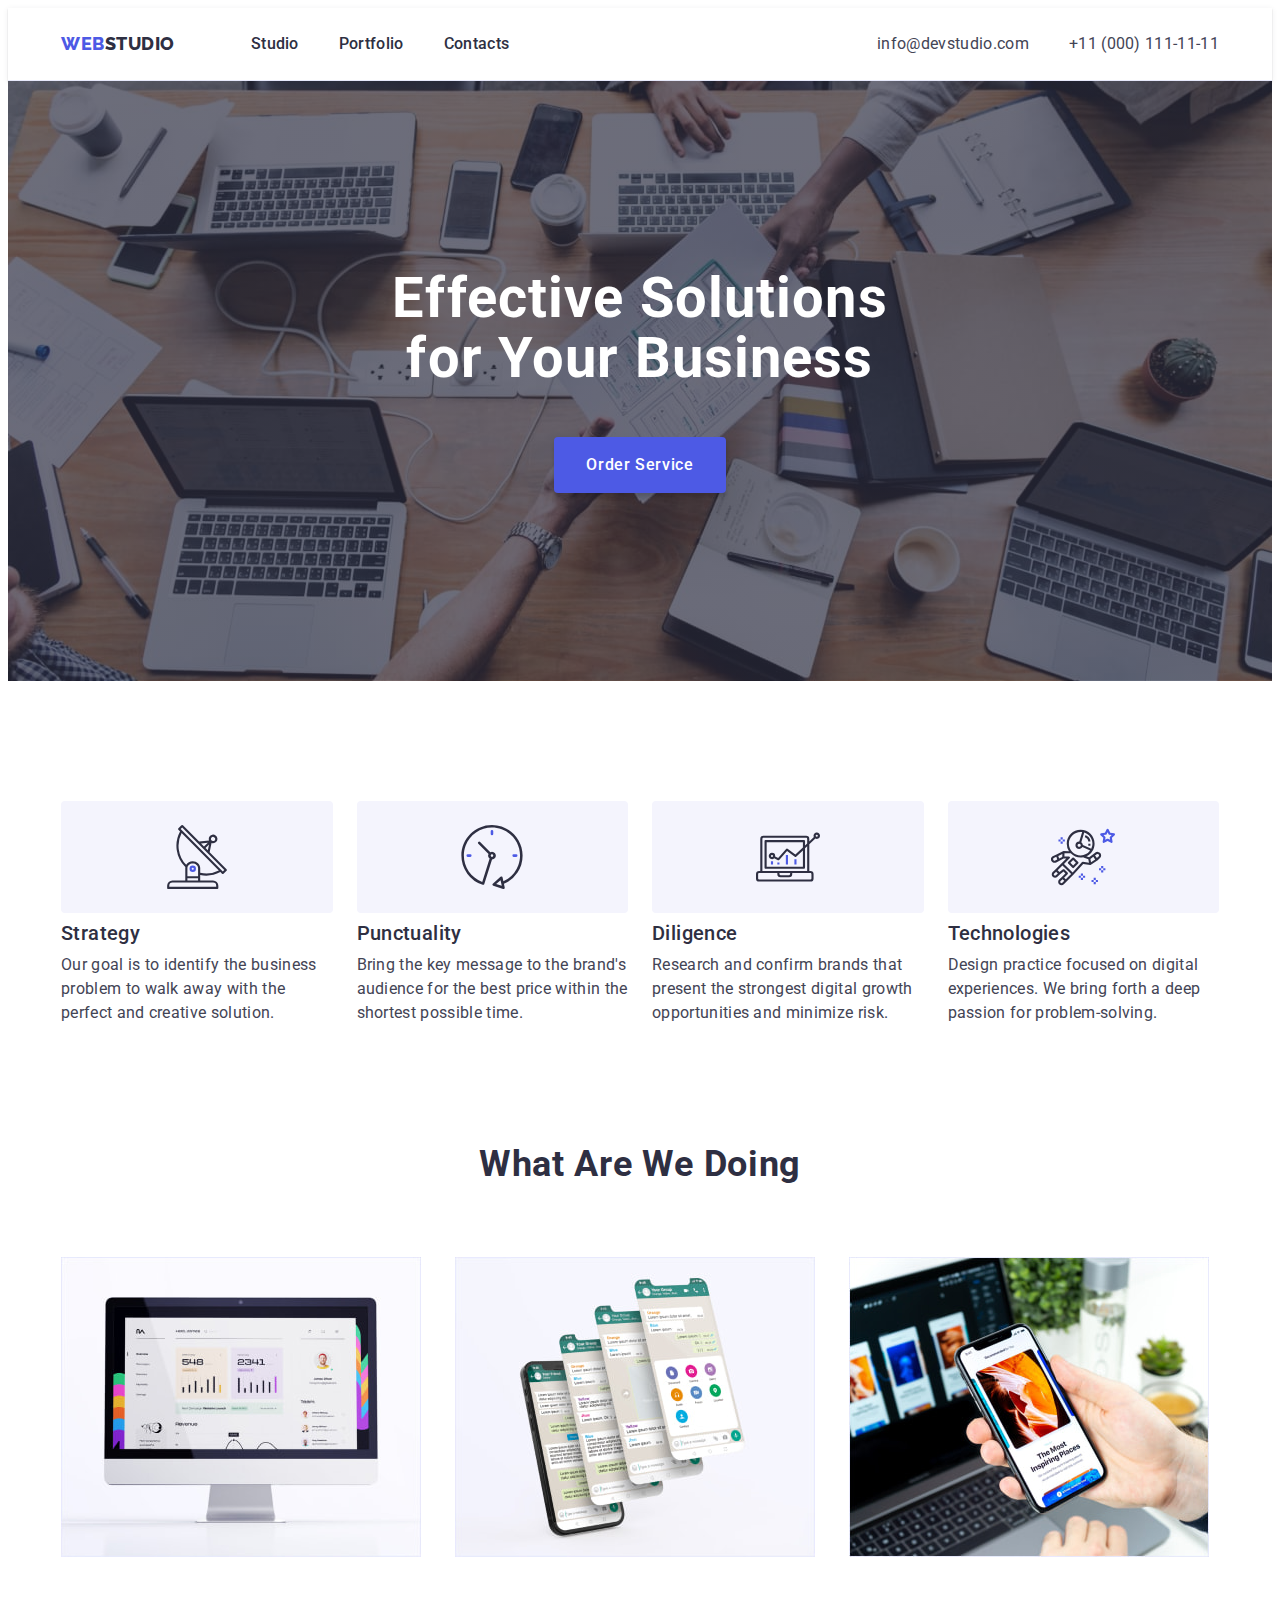
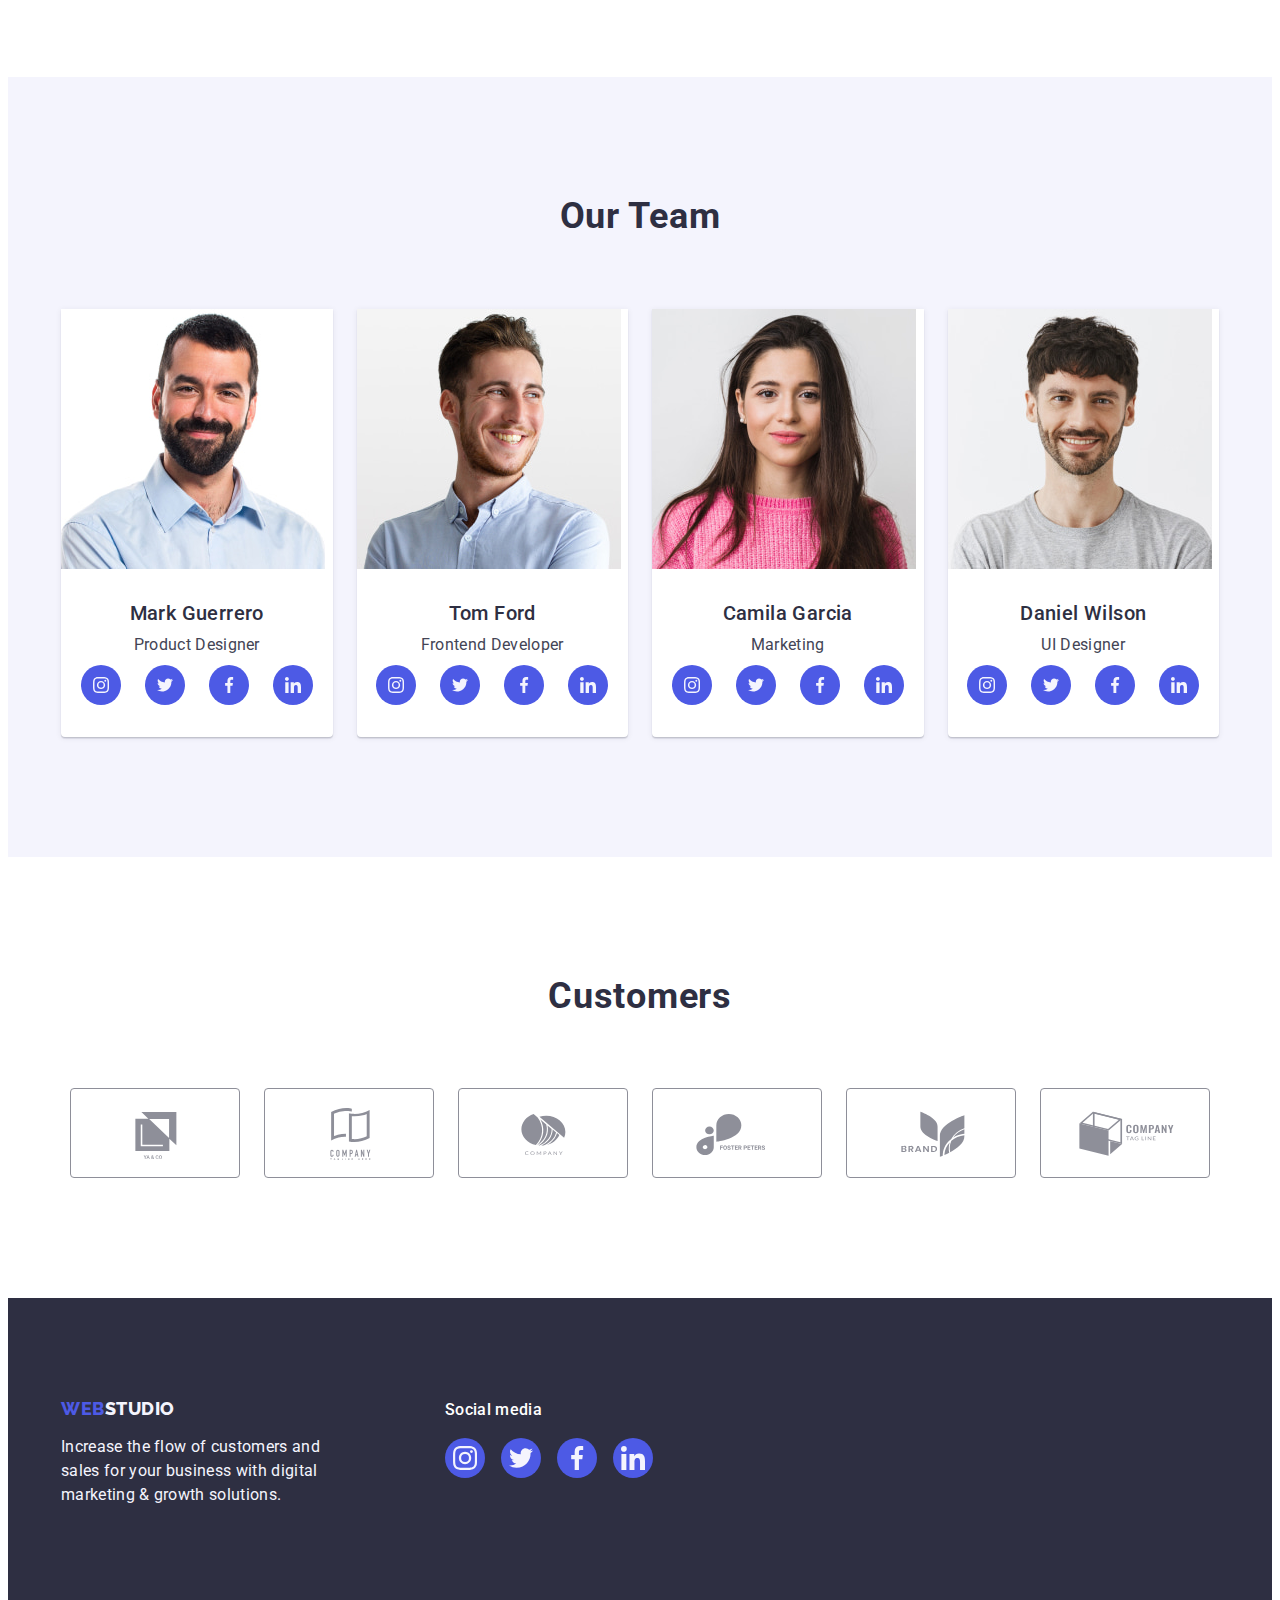
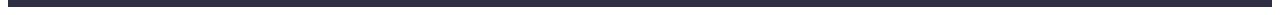
<file: index.html>
<!DOCTYPE html>
<html lang="en">
  <head>
    <meta charset="UTF-8" />
    <meta http-equiv="X-UA-Compatible" content="IE=edge" />
    <meta name="viewport" content="width=device-width, initial-scale=1.0" />
    <title>WEBSTUDIO</title>
    <link rel="preconnect" href="https://fonts.googleapis.com" />
    <link rel="preconnect" href="https://fonts.gstatic.com" crossorigin />
    <link
      href="https://fonts.googleapis.com/css2?family=Raleway:wght@800&family=Roboto:wght@400;500;700;900&display=swap"
      rel="stylesheet"
    />
    <link
      rel="stylesheet"
      href="https://cdnjs.cloudflare.com/ajax/libs/modern-normalize/1.1.0/modern-normalize.min.css"
      integrity="sha512-wpPYUAdjBVSE4KJnH1VR1HeZfpl1ub8YT/NKx4PuQ5NmX2tKuGu6U/JRp5y+Y8XG2tV+wKQpNHVUX03MfMFn9Q=="
      crossorigin="anonymous"
      referrerpolicy="no-referrer"
    />
    <link rel="stylesheet" href="./css/styles.css" />
  </head>
  <body>
    <!-- Шапка сайту -->
    <header class="header">
      <div class="header-container container">
        <nav class="nav">
          <a class="nav-logo link" href="./index.html"
            >Web<span class="nav-logo-desc">Studio</span></a
          >
          <ul class="nav-list list">
            <li class="nav-list-item">
              <a class="nav-list-item-link link" href="./index.html">Studio</a>
            </li>
            <li class="nav-list-item">
              <a class="nav-list-item-link link" href="./portfolio.html">Portfolio</a>
            </li>
            <li class="nav-list-item">
              <a class="nav-list-item-link link" href="">Contacts</a>
            </li>
          </ul>
        </nav>
        <address class="address">
          <ul class="address-list list">
            <li class="address-list-item">
              <a class="address-list-item-link link" href="mailto:info@devstudio.com"
                >info@devstudio.com</a
              >
            </li>
            <li class="address-list-item">
              <a class="address-list-item-link link" href="tel:+110001111111"
                >+11 (000) 111-11-11</a
              >
            </li>
          </ul>
        </address>
      </div>
    </header>
    <!-- Основний контент сайту -->
    <main>
      <!-- Hero section -->
      <section class="hero-section">
        <div class="hero-container container">
          <h1 class="hero-section-title">Effective Solutions for Your Business</h1>
          <button class="hero-section-btn" type="button">Order Service</button>
        </div>
      </section>
      <!-- Секція "Наші переваги" -->
      <section class="advantages">
        <div class="container">
          <h2 class="visually-hidden">Advantages</h2>
          <ul class="advantages-list list">
            <li class="advantages-list-item">
              <div class="advantages-wrapper">
                <svg class="advantages-icon" width="64" height="64">
                  <use href="./images/icons.svg#antenna"></use>
                </svg>
              </div>
              <h3 class="advantages-list-item-subtitle subtitle">Strategy</h3>
              <p class="advantages-list-item-desc">
                Our goal is to identify the business problem to walk away with the perfect and
                creative solution.
              </p>
            </li>
            <li class="advantages-list-item">
              <div class="advantages-wrapper">
                <svg class="advantages-icon" width="64" height="64">
                  <use href="./images/icons.svg#clock"></use>
                </svg>
              </div>
              <h3 class="advantages-list-item-subtitle subtitle">Punctuality</h3>
              <p class="advantages-list-item-desc">
                Bring the key message to the brand's audience for the best price within the shortest
                possible time.
              </p>
            </li>
            <li class="advantages-list-item">
              <div class="advantages-wrapper">
                <svg class="advantages-icon" width="64" height="64">
                  <use href="./images/icons.svg#diagram"></use>
                </svg>
              </div>
              <h3 class="advantages-list-item-subtitle subtitle">Diligence</h3>
              <p class="advantages-list-item-desc">
                Research and confirm brands that present the strongest digital growth opportunities
                and minimize risk.
              </p>
            </li>
            <li class="advantages-list-item">
              <div class="advantages-wrapper">
                <svg class="advantages-icon" width="64" height="64">
                  <use href="./images/icons.svg#astronaut"></use>
                </svg>
              </div>
              <h3 class="advantages-list-item-subtitle subtitle">Technologies</h3>
              <p class="advantages-list-item-desc">
                Design practice focused on digital experiences. We bring forth a deep passion for
                problem-solving.
              </p>
            </li>
          </ul>
        </div>
      </section>
      <!-- Види робіт компанії -->
      <section class="works">
        <div class="container">
          <h2 class="works-title">What are we doing</h2>
          <ul class="works-list list">
            <li class="works-list-item">
              <img
                class="works-list-img"
                src="./images/OurServices/img1.jpg"
                alt="Desctop app"
                width="360"
                height="300"
              />
            </li>
            <li class="works-list-item">
              <img
                class="works-list-img"
                src="./images/OurServices/img2.jpg"
                alt="Mobile app"
                width="360"
                height="300"
              />
            </li>
            <li class="works-list-item">
              <img
                class="works-list-img"
                src="./images/OurServices/img3.jpg"
                alt="web-site"
                width="360"
                height="300"
              />
            </li>
          </ul>
        </div>
      </section>
      <!-- Our Team section -->
      <section class="team">
        <div class="container">
          <h2 class="team-title">Our Team</h2>
          <ul class="team-list list">
            <li class="team-list-item">
              <img
                class="team-list-img"
                src="./images/Team/img-1.jpg"
                alt="Mark Guerrero"
                width="264"
                height="260"
              />
              <div class="team-card-text-content">
                <h3 class="team-list-subtitle subtitle">Mark Guerrero</h3>
                <p class="team-list-desc">Product Designer</p>
                <ul class="socials-list list">
                  <li class="socials-list-item">
                    <a
                      class="socials-link link"
                      href=""
                      target="_blank"
                      rel="noopener noreferrer"
                      aria-label="Instagram icon"
                    >
                      <svg class="socials-icon" width="16" height="16">
                        <use href="./images/icons.svg#instagram"></use>
                      </svg>
                    </a>
                  </li>
                  <li class="socials-list-item">
                    <a
                      class="socials-link link"
                      href=""
                      target="_blank"
                      rel="noopener noreferrer"
                      aria-label="Twitter icon"
                    >
                      <svg class="socials-icon" width="16" height="16">
                        <use href="./images/icons.svg#twitter"></use>
                      </svg>
                    </a>
                  </li>
                  <li class="socials-list-item">
                    <a
                      class="socials-link link"
                      href=""
                      target="_blank"
                      rel="noopener noreferrer"
                      aria-label="Facebook icon"
                    >
                      <svg class="socials-icon" width="16" height="16">
                        <use href="./images/icons.svg#facebook"></use>
                      </svg>
                    </a>
                  </li>
                  <li class="socials-list-item">
                    <a
                      class="socials-link link"
                      href=""
                      target="_blank"
                      rel="noopener noreferrer"
                      aria-label="Linkedin icon"
                    >
                      <svg class="socials-icon" width="16" height="16">
                        <use href="./images/icons.svg#linkedin"></use>
                      </svg>
                    </a>
                  </li>
                </ul>
              </div>
            </li>
            <li class="team-list-item">
              <img
                class="team-list-img"
                src="./images/Team/img-2.jpg"
                alt="Tom Ford"
                width="264"
                height="260"
              />
              <div class="team-card-text-content">
                <h3 class="team-list-subtitle subtitle">Tom Ford</h3>
                <p class="team-list-desc">Frontend Developer</p>
                <ul class="socials-list list">
                  <li class="socials-list-item">
                    <a
                      class="socials-link link"
                      href=""
                      target="_blank"
                      rel="noopener noreferrer"
                      aria-label="Instagram icon"
                    >
                      <svg class="socials-icon" width="16" height="16">
                        <use href="./images/icons.svg#instagram"></use>
                      </svg>
                    </a>
                  </li>
                  <li class="socials-list-item">
                    <a
                      class="socials-link link"
                      href=""
                      target="_blank"
                      rel="noopener noreferrer"
                      aria-label="Twitter icon"
                    >
                      <svg class="socials-icon" width="16" height="16">
                        <use href="./images/icons.svg#twitter"></use>
                      </svg>
                    </a>
                  </li>
                  <li class="socials-list-item">
                    <a
                      class="socials-link link"
                      href=""
                      target="_blank"
                      rel="noopener noreferrer"
                      aria-label="Facebook icon"
                    >
                      <svg class="socials-icon" width="16" height="16">
                        <use href="./images/icons.svg#facebook"></use>
                      </svg>
                    </a>
                  </li>
                  <li class="socials-list-item">
                    <a
                      class="socials-link link"
                      href=""
                      target="_blank"
                      rel="noopener noreferrer"
                      aria-label="Linkedin icon"
                    >
                      <svg class="socials-icon" width="16" height="16">
                        <use href="./images/icons.svg#linkedin"></use>
                      </svg>
                    </a>
                  </li>
                </ul>
              </div>
            </li>
            <li class="team-list-item">
              <img
                class="team-list-img"
                src="./images/Team/img-3.jpg"
                alt="Camila Garcia"
                width="264"
                height="260"
              />
              <div class="team-card-text-content">
                <h3 class="team-list-subtitle subtitle">Camila Garcia</h3>
                <p class="team-list-desc">Marketing</p>
                <ul class="socials-list list">
                  <li class="socials-list-item">
                    <a
                      class="socials-link link"
                      href=""
                      target="_blank"
                      rel="noopener noreferrer"
                      aria-label="Instagram icon"
                    >
                      <svg class="socials-icon" width="16" height="16">
                        <use href="./images/icons.svg#instagram"></use>
                      </svg>
                    </a>
                  </li>
                  <li class="socials-list-item">
                    <a
                      class="socials-link link"
                      href=""
                      target="_blank"
                      rel="noopener noreferrer"
                      aria-label="Twitter icon"
                    >
                      <svg class="socials-icon" width="16" height="16">
                        <use href="./images/icons.svg#twitter"></use>
                      </svg>
                    </a>
                  </li>
                  <li class="socials-list-item">
                    <a
                      class="socials-link link"
                      href=""
                      target="_blank"
                      rel="noopener noreferrer"
                      aria-label="Facebook icon"
                    >
                      <svg class="socials-icon" width="16" height="16">
                        <use href="./images/icons.svg#facebook"></use>
                      </svg>
                    </a>
                  </li>
                  <li class="socials-list-item">
                    <a
                      class="socials-link link"
                      href=""
                      target="_blank"
                      rel="noopener noreferrer"
                      aria-label="Linkedin icon"
                    >
                      <svg class="socials-icon" width="16" height="16">
                        <use href="./images/icons.svg#linkedin"></use>
                      </svg>
                    </a>
                  </li>
                </ul>
              </div>
            </li>
            <li class="team-list-item">
              <img
                class="team-list-img"
                src="./images/Team/img-4.jpg"
                alt="Daniel Wilson"
                width="264"
                height="260"
              />
              <div class="team-card-text-content">
                <h3 class="team-list-subtitle subtitle">Daniel Wilson</h3>
                <p class="team-list-desc">UI Designer</p>
                <ul class="socials-list list">
                  <li class="socials-list-item">
                    <a
                      class="socials-link link"
                      href=""
                      target="_blank"
                      rel="noopener noreferrer"
                      aria-label="Instagram icon"
                    >
                      <svg class="socials-icon" width="16" height="16">
                        <use href="./images/icons.svg#instagram"></use>
                      </svg>
                    </a>
                  </li>
                  <li class="socials-list-item">
                    <a
                      class="socials-link link"
                      href=""
                      target="_blank"
                      rel="noopener noreferrer"
                      aria-label="Twitter icon"
                    >
                      <svg class="socials-icon" width="16" height="16">
                        <use href="./images/icons.svg#twitter"></use>
                      </svg>
                    </a>
                  </li>
                  <li class="socials-list-item">
                    <a
                      class="socials-link link"
                      href=""
                      target="_blank"
                      rel="noopener noreferrer"
                      aria-label="Facebook icon"
                    >
                      <svg class="socials-icon" width="16" height="16">
                        <use href="./images/icons.svg#facebook"></use>
                      </svg>
                    </a>
                  </li>
                  <li class="socials-list-item">
                    <a
                      class="socials-link link"
                      href=""
                      target="_blank"
                      rel="noopener noreferrer"
                      aria-label="Linkedin icon"
                    >
                      <svg class="socials-icon" width="16" height="16">
                        <use href="./images/icons.svg#linkedin"></use>
                      </svg>
                    </a>
                  </li>
                </ul>
              </div>
            </li>
          </ul>
        </div>
      </section>
      <!-- Customer section -->
      <section class="customers">
        <div class="container">
          <h2 class="customer-title">Customers</h2>
          <ul class="customers-list list">
            <li class="customers-list-item">
              <a
                class="customers-link link"
                href=""
                target="_blank"
                rel="noopener noreferrer"
                aria-label="Customer logo-1"
              >
                <svg class="customer-icon" width="104" height="56">
                  <use href="./images/icons.svg#logo-1"></use>
                </svg>
              </a>
            </li>
            <li class="customers-list-item">
              <a
                class="customers-link link"
                href=""
                target="_blank"
                rel="noopener noreferrer"
                aria-label="Customer logo-2"
              >
                <svg class="customer-icon" width="104" height="56">
                  <use href="./images/icons.svg#logo-2"></use>
                </svg>
              </a>
            </li>
            <li class="customers-list-item">
              <a
                class="customers-link link"
                href=""
                target="_blank"
                rel="noopener noreferrer"
                aria-label="Customer logo-3"
              >
                <svg class="customer-icon" width="104" height="56">
                  <use href="./images/icons.svg#logo-3"></use>
                </svg>
              </a>
            </li>
            <li class="customers-list-item">
              <a
                class="customers-link link"
                href=""
                target="_blank"
                rel="noopener noreferrer"
                aria-label="Customer logo-4"
              >
                <svg class="customer-icon" width="104" height="56">
                  <use href="./images/icons.svg#logo-4"></use>
                </svg>
              </a>
            </li>
            <li class="customers-list-item">
              <a
                class="customers-link link"
                href=""
                target="_blank"
                rel="noopener noreferrer"
                aria-label="Customer logo-5"
              >
                <svg class="customer-icon" width="104" height="56">
                  <use href="./images/icons.svg#logo-5"></use>
                </svg>
              </a>
            </li>
            <li class="customers-list-item">
              <a
                class="customers-link link"
                href=""
                target="_blank"
                rel="noopener noreferrer"
                aria-label="Customer logo-6"
              >
                <svg class="customer-icon" width="104" height="56">
                  <use href="./images/icons.svg#logo-6"></use>
                </svg>
              </a>
            </li>
          </ul>
        </div>
      </section>
    </main>
    <!-- Підвал сайту -->
    <footer class="footer">
      <div class="footer-container container">
        <div class="footer-wrapper">
          <a class="footer-link link" href="./index.html"
            >Web<span class="footer-link-desc">Studio</span>
          </a>
          <p class="footer-desc">
            Increase the flow of customers and sales for your business with digital marketing &
            growth solutions.
          </p>
        </div>
        <div class="footer-social">
          <p class="footer-social-desc">Social media</p>
          <ul class="footer-socials-list list">
            <li class="footer-socials-list-item">
              <a
                class="footer-socials-link link"
                href=""
                target="_blank"
                rel="noopener noreferrer"
                aria-label="Instagram icon"
              >
                <svg class="footer-socials-icon" width="24" height="24">
                  <use href="./images/icons.svg#instagram"></use>
                </svg>
              </a>
            </li>
            <li class="footer-socials-list-item">
              <a
                class="footer-socials-link link"
                href=""
                target="_blank"
                rel="noopener noreferrer"
                aria-label="Twitter icon"
              >
                <svg class="footer-socials-icon" width="24" height="24">
                  <use href="./images/icons.svg#twitter"></use>
                </svg>
              </a>
            </li>
            <li class="footer-socials-list-item">
              <a
                class="footer-socials-link link"
                href=""
                target="_blank"
                rel="noopener noreferrer"
                aria-label="Facebook icon"
              >
                <svg class="footer-socials-icon" width="24" height="24">
                  <use href="./images/icons.svg#facebook"></use>
                </svg>
              </a>
            </li>
            <li class="footer-socials-list-item">
              <a
                class="footer-socials-link link"
                href=""
                target="_blank"
                rel="noopener noreferrer"
                aria-label="Linkedin icon"
              >
                <svg class="footer-socials-icon" width="24" height="24">
                  <use href="./images/icons.svg#linkedin"></use>
                </svg>
              </a>
            </li>
          </ul>
        </div>
      </div>
    </footer>
  </body>
</html>
</file>
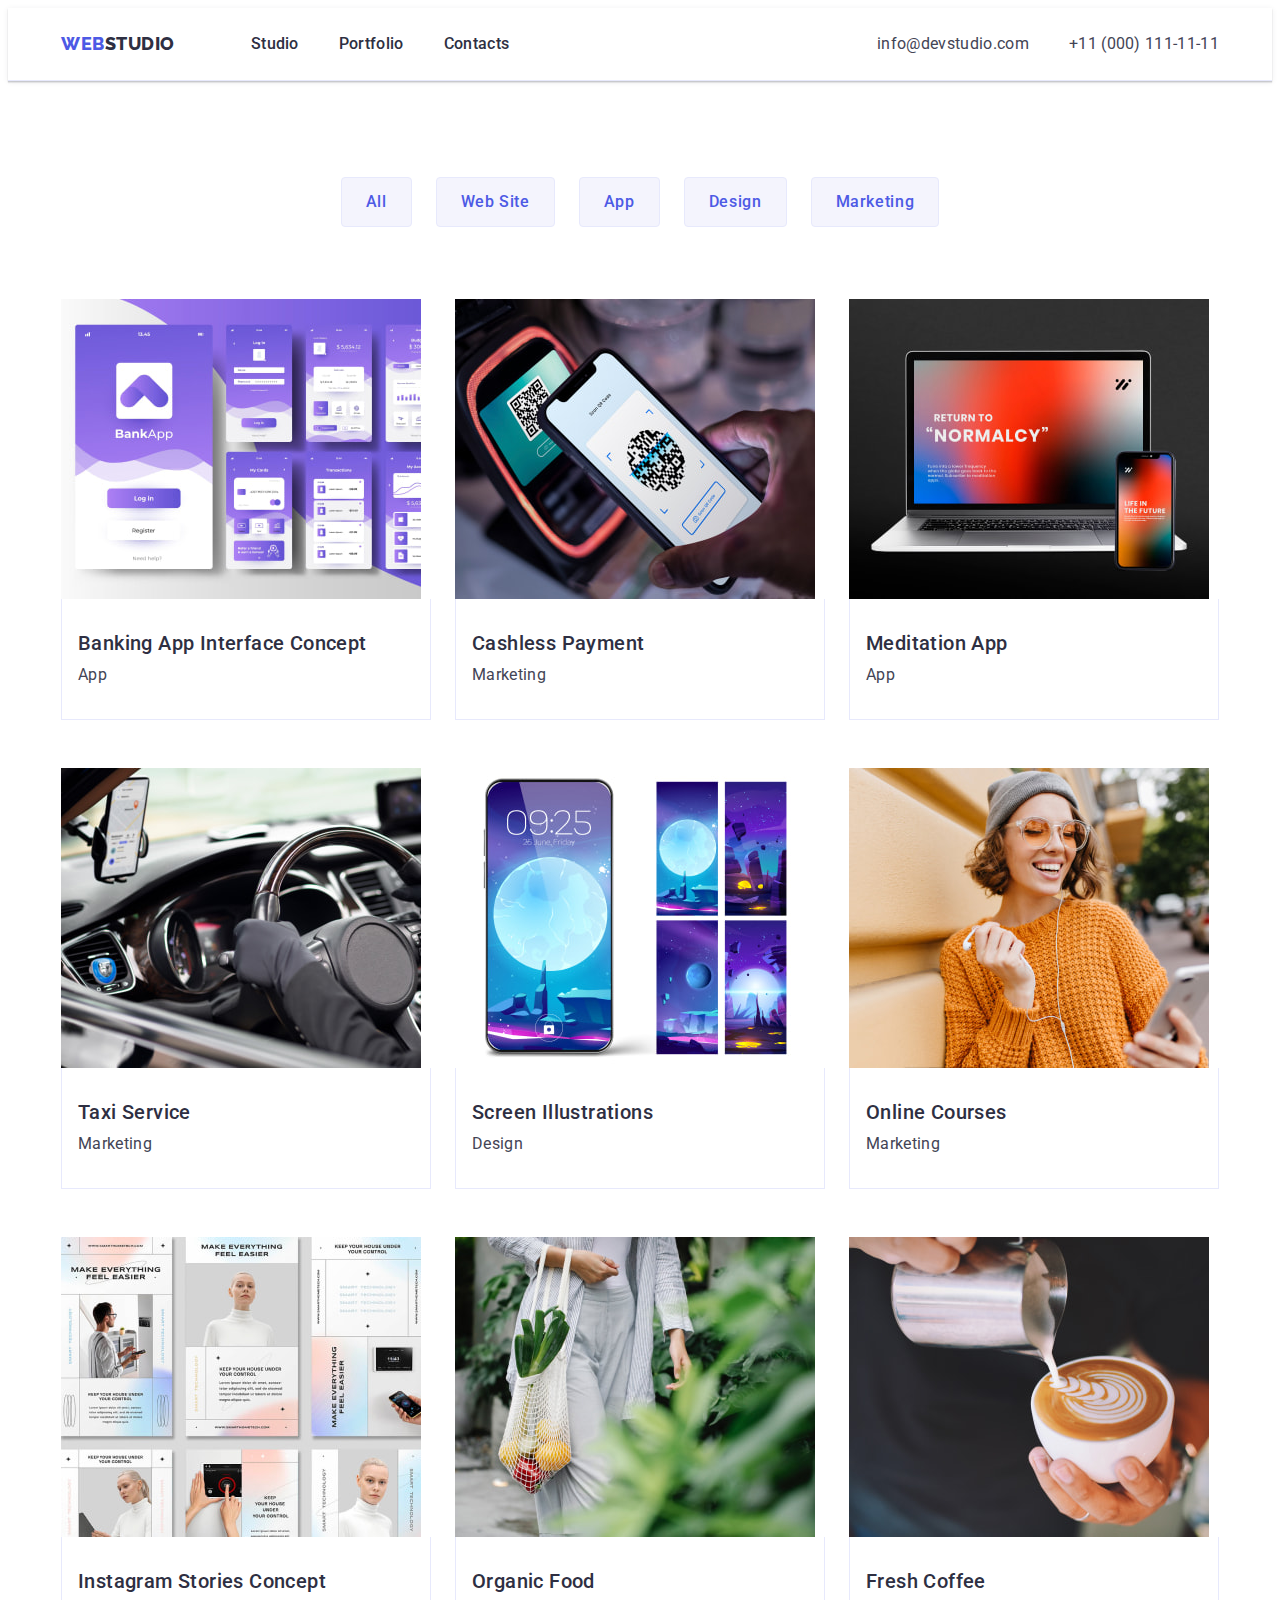
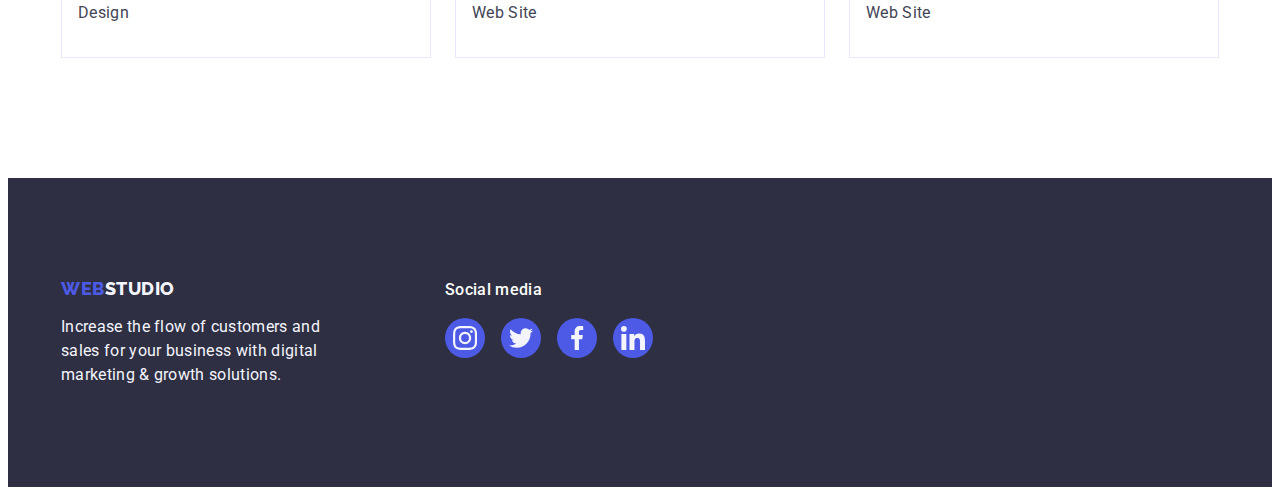
<file: portfolio.html>
<!DOCTYPE html>
<html lang="en">
  <head>
    <meta charset="UTF-8" />
    <meta http-equiv="X-UA-Compatible" content="IE=edge" />
    <meta name="viewport" content="width=device-width, initial-scale=1.0" />
    <title>WEBSTUDIO</title>
    <link rel="preconnect" href="https://fonts.googleapis.com" />
    <link rel="preconnect" href="https://fonts.gstatic.com" crossorigin />
    <link
      href="https://fonts.googleapis.com/css2?family=Raleway:wght@800&family=Roboto:wght@400;500;700;900&display=swap"
      rel="stylesheet"
    />
    <link
      rel="stylesheet"
      href="https://cdnjs.cloudflare.com/ajax/libs/modern-normalize/1.1.0/modern-normalize.min.css"
      integrity="sha512-wpPYUAdjBVSE4KJnH1VR1HeZfpl1ub8YT/NKx4PuQ5NmX2tKuGu6U/JRp5y+Y8XG2tV+wKQpNHVUX03MfMFn9Q=="
      crossorigin="anonymous"
      referrerpolicy="no-referrer"
    />
    <link rel="stylesheet" href="./css/styles.css" />
  </head>
  <body>
    <!-- Шапка сайту -->
    <header class="header">
      <div class="header-container container">
        <nav class="nav">
          <a class="nav-logo link" href="./index.html"
            >Web<span class="nav-logo-desc">Studio</span></a
          >
          <ul class="nav-list list">
            <li class="nav-list-item">
              <a class="nav-list-item-link link" href="./index.html">Studio</a>
            </li>
            <li class="nav-list-item">
              <a class="nav-list-item-link link" href="./portfolio.html">Portfolio</a>
            </li>
            <li class="nav-list-item">
              <a class="nav-list-item-link link" href="">Contacts</a>
            </li>
          </ul>
        </nav>
        <address class="address">
          <ul class="address-list list">
            <li class="address-list-item">
              <a class="address-list-item-link link" href="mailto:info@devstudio.com"
                >info@devstudio.com</a
              >
            </li>
            <li class="address-list-item">
              <a class="address-list-item-link link" href="tel:+110001111111"
                >+11 (000) 111-11-11</a
              >
            </li>
          </ul>
        </address>
      </div>
    </header>
    <!-- Основний контент сторінки -->
    <main>
      <!-- Секція фільтр -->
      <section class="portfolio-section">
        <div class="container">
          <h1 class="visually-hidden">Navigation</h1>
          <ul class="filter-list list">
            <li class="filter-list-item">
              <button class="filter-list-item-btn" type="button">All</button></li
            >
            <li class="filter-list-item">
              <button class="filter-list-item-btn" type="button">Web Site</button></li
            >
            <li class="filter-list-item">
              <button class="filter-list-item-btn" type="button">App</button></li
            >
            <li class="filter-list-item">
              <button class="filter-list-item-btn" type="button">Design</button></li
            >
            <li class="filter-list-item">
              <button class="filter-list-item-btn" type="button">Marketing</button></li
            >
          </ul>
          <!-- Приклади робіт -->
          <ul class="card-list list">
            <!-- Card №1 -->
            <li class="card-list-item">
              <a class="card-list-item-link link" href="">
                <img
                  class="card-list-img"
                  src="./images/portfolio/img-1.jpg"
                  alt="Banking App"
                  width="360"
                  height="300"
                />
                <div class="portfolio-card-content">
                  <h2 class="card-subtitle">Banking App Interface Concept</h2>
                  <p class="card-desc">App</p>
                </div>
              </a>
            </li>
            <!-- Card №2 -->
            <li class="card-list-item">
              <a class="card-list-item-link link" href="">
                <img
                  class="card-list-img"
                  src="./images/portfolio/img-2.jpg"
                  alt="Cashless Payment"
                  width="360"
                  height="300"
                />
                <div class="portfolio-card-content">
                  <h2 class="card-subtitle">Cashless Payment</h2>
                  <p class="card-desc">Marketing</p>
                </div>
              </a>
            </li>
            <!-- Card №3 -->
            <li class="card-list-item">
              <a class="card-list-item-link link" href="">
                <img
                  class="card-list-img"
                  src="./images/portfolio/img-3.jpg"
                  alt="Meditation App"
                  width="360"
                  height="300"
                />
                <div class="portfolio-card-content">
                  <h2 class="card-subtitle">Meditation App</h2>
                  <p class="card-desc">App</p>
                </div>
              </a>
            </li>
            <!-- Card №4 -->
            <li class="card-list-item">
              <a class="card-list-item-link link" href="">
                <img
                  class="card-list-img"
                  src="./images/portfolio/img-4.jpg"
                  alt="Taxi Service"
                  width="360"
                  height="300"
                />
                <div class="portfolio-card-content">
                  <h2 class="card-subtitle">Taxi Service</h2>
                  <p class="card-desc">Marketing</p>
                </div>
              </a>
            </li>
            <!-- Card №5 -->
            <li class="card-list-item">
              <a class="card-list-item-link link" href="">
                <img
                  class="card-list-img"
                  src="./images/portfolio/img-5.jpg"
                  alt="Screen Illustrations"
                  width="360"
                  height="300"
                />
                <div class="portfolio-card-content">
                  <h2 class="card-subtitle">Screen Illustrations</h2>
                  <p class="card-desc">Design</p>
                </div>
              </a>
            </li>
            <!-- Card №6 -->
            <li class="card-list-item">
              <a class="card-list-item-link link" href="">
                <img
                  class="card-list-img"
                  src="./images/portfolio/img-6.jpg"
                  alt="Online Courses"
                  width="360"
                  height="300"
                />
                <div class="portfolio-card-content">
                  <h2 class="card-subtitle">Online Courses</h2>
                  <p class="card-desc">Marketing</p>
                </div>
              </a>
            </li>
            <!-- Card №7 -->
            <li class="card-list-item">
              <a class="card-list-item-link link" href="">
                <img
                  class="card-list-img"
                  src="./images/portfolio/img-7.jpg"
                  alt="Instagram Stories Concept"
                  width="360"
                  height="300"
                />
                <div class="portfolio-card-content">
                  <h2 class="card-subtitle">Instagram Stories Concept</h2>
                  <p class="card-desc">Design</p>
                </div>
              </a>
            </li>
            <!-- Card №8 -->
            <li class="card-list-item">
              <a class="card-list-item-link link" href="">
                <img
                  class="card-list-img"
                  src="./images/portfolio/img-8.jpg"
                  alt="Organic Food"
                  width="360"
                  height="300"
                />
                <div class="portfolio-card-content">
                  <h2 class="card-subtitle">Organic Food</h2>
                  <p class="card-desc">Web Site</p>
                </div>
              </a>
            </li>
            <!-- Card №9 -->
            <li class="card-list-item">
              <a class="card-list-item-link link" href="">
                <img
                  class="card-list-img"
                  src="./images/portfolio/img-9.jpg"
                  alt="Fresh Coffee"
                  width="360"
                  height="300"
                />
                <div class="portfolio-card-content">
                  <h2 class="card-subtitle">Fresh Coffee</h2>
                  <p class="card-desc">Web Site</p>
                </div>
              </a>
            </li>
          </ul>
        </div>
      </section>
    </main>
    <!-- Підвал сайту -->
    <footer class="footer">
      <div class="footer-container container">
        <div class="footer-wrapper">
          <a class="footer-link link" href="./index.html"
            >Web<span class="footer-link-desc">Studio</span>
          </a>
          <p class="footer-desc">
            Increase the flow of customers and sales for your business with digital marketing &
            growth solutions.
          </p>
        </div>
        <div class="footer-social">
          <p class="footer-social-desc">Social media</p>
          <ul class="footer-socials-list list">
            <li class="footer-socials-list-item">
              <a
                class="footer-socials-link link"
                href=""
                target="_blank"
                rel="noopener noreferrer"
                aria-label="Instagram icon"
              >
                <svg class="footer-socials-icon" width="24" height="24">
                  <use href="./images/icons.svg#instagram"></use>
                </svg>
              </a>
            </li>
            <li class="footer-socials-list-item">
              <a
                class="footer-socials-link link"
                href=""
                target="_blank"
                rel="noopener noreferrer"
                aria-label="Twitter icon"
              >
                <svg class="footer-socials-icon" width="24" height="24">
                  <use href="./images/icons.svg#twitter"></use>
                </svg>
              </a>
            </li>
            <li class="footer-socials-list-item">
              <a
                class="footer-socials-link link"
                href=""
                target="_blank"
                rel="noopener noreferrer"
                aria-label="Facebook icon"
              >
                <svg class="footer-socials-icon" width="24" height="24">
                  <use href="./images/icons.svg#facebook"></use>
                </svg>
              </a>
            </li>
            <li class="footer-socials-list-item">
              <a
                class="footer-socials-link link"
                href=""
                target="_blank"
                rel="noopener noreferrer"
                aria-label="Linkedin icon"
              >
                <svg class="footer-socials-icon" width="24" height="24">
                  <use href="./images/icons.svg#linkedin"></use>
                </svg>
              </a>
            </li>
          </ul>
        </div>
      </div>
    </footer>
  </body>
</html>
</file>
<file: css/styles.css>
:root {
    /**
      |============================
      | Colors
      |============================
    */
    --color-iris: #4d5ae5;
    --color-ocean: #404bbf;
    --color-navy-blue: #2e2f42;
    --color-green: #31d0aa;
    --color-slate: #434455;
    --color-light-slate: #8e8f99;
    --color-cornflower: #e7e9fc;
    --color-cloud: #f4f4fd;
    --color-navy-blue-modal: #2e2f42;
    --color-grey: #2e2f42;
    --color-light: #ffffff;
    --color-dairy: #fcfcfc;

    /**
  |============================
  | Fonts
  |============================
*/
    --primary-font: "Roboto", sans-serif;
    --secondary-font: "Raleway", sans-serif;

    /**
  |============================
  | Constant
  |============================
*/
    --indent: 24px;
    --item: 3;
}

/**
  |============================
  | RESET AND NORMALIZE STYLES
  |============================
*/
img {
    display: block;
}

svg {
    display: block;
}

button {
    cursor: pointer;
}

h1,
h2,
h3,
h4,
h5,
h6,
p,
ul,
ol,
a {
    margin: 0;
    padding: 0;
}

/**
  |============================
  | BODY STYLES
  |============================
*/

body {
    font-family: var(--primary-font);
    background-color: var(--color-light);
    /* line-height: 1.5;
    letter-spacing: 0.02em; */
    color: var(--color-slate);
}

/**
  |============================
  | BASE STYLES
  |============================
*/
.visually-hidden {
    position: absolute;
    width: 1px;
    height: 1px;
    margin: -1px;
    border: 0;
    padding: 0;
    white-space: nowrap;
    clip-path: inset(100%);
    clip: rect(0 0 0 0);
    overflow: hidden;
}

.subtitle {
    font-family: var(--primary-font);
    font-weight: 500;
    font-size: 20px;
    line-height: 1.2;
    letter-spacing: 0.02em;
    color: var(--color-navy-blue);
}

.list {
    list-style: none;
    margin: 0;
    padding: 0;
}

.link {
    text-decoration: none;
}

.container {
    width: 1158px;
    margin: 0 auto;
    padding: 0 15px;

    /* outline: 2px solid tomato;
    outline-offset: -2px; */
}

/**
  |============================
  | HEADER SECTION
  |============================
*/
.header {
    /* color */
    background: #FFFFFF;
    border-bottom: 1px solid var(--color-cornflower);
    box-shadow: 0px 2px 1px rgba(46, 47, 66, 0.08),
        0px 1px 1px rgba(46, 47, 66, 0.16),
        0px 1px 6px rgba(46, 47, 66, 0.08);
}

.header-container {
    /* flex-box */
    display: flex;
    align-items: center;

}

.nav {
    /* flex-box */
    display: flex;
    margin-right: auto;
    align-items: center;
}

.nav-logo {
    /* text setting */
    font-family: var(--secondary-font);
    font-weight: 800;
    font-size: 18px;
    line-height: 1.17;
    letter-spacing: 0.03em;
    text-transform: uppercase;
    /* color */
    color: var(--color-iris);
    /* flex-box */
    margin-right: 76px;
    display: flex;

}

.nav-logo-desc {
    /* color */
    color: var(--color-navy-blue);
}

.nav-list {
    /* flex-box */
    display: flex;
    gap: 40px;
}

.nav-list-item {}

.nav-list-item-link {
    /* font setting */
    font-weight: 500;
    color: var(--color-navy-blue);
    line-height: 1.5;
    letter-spacing: 0.02em;
    /* flex-box */
    display: block;
    padding-top: 24px;
    padding-bottom: 24px;
}

/**
  |============================
  | HOVER and FOCUS setting
  |============================
*/
.nav-list-item-link:hover,
.nav-list-item-link:focus {
    /* color */
    color: var(--color-ocean);
}

.address {
    /* font setting */
    font-style: normal;
}

.address-list {
    /* flex-box */
    display: flex;
    gap: 40px;
}

.address-list-item {}

.address-list-item-link {
    /* color */
    color: var(--color-slate);
    /* font setting */
    line-height: 1.5;
    letter-spacing: 0.02em;
    /* flex-box */
    padding-top: 24px;
    padding-bottom: 24px;
}

/**
  |============================
  | HOVER and FOCUS seting
  |============================
*/
.address-list-item-link:hover,
.address-list-item-link:focus {
    /* color */
    color: var(--color-ocean);
}

/**
  |============================
  | HERO SECTION
  |============================
*/

.hero-section {
    /* color */
    background-color: var(--color-navy-blue);
    /* flex-box */
    padding-top: 188px;
    padding-bottom: 188px;
    /*  */
    max-width: 1440px;
    margin-left: auto;
    margin-right: auto;
    /*  */
    background-image: linear-gradient(rgba(46, 47, 66, 0.7),
            rgba(46, 47, 66, 0.7)),
        url(../images/hero/hero-background.jpg);
    background-repeat: no-repeat;
    background-position: center;
    background-size: cover;

}

.hero-container {}

.hero-section-title {
    /* font setting */
    font-family: var(--primary-font);
    font-weight: 700;
    font-size: 56px;
    line-height: 1.07;
    letter-spacing: 0.02em;
    /* color */
    color: var(--color-light);
    /* flex-box */
    text-align: center;
    max-width: 496px;
    margin-bottom: 48px;
    margin-left: auto;
    margin-right: auto;
}

.hero-section-btn {
    /* font setting */
    font-family: inherit;
    font-weight: 500;
    font-size: 16px;
    line-height: 1.5;
    letter-spacing: 0.04em;
    /* color */
    color: var(--color-light);
    background-color: var(--color-iris);
    box-shadow: 0px 4px 4px rgba(0, 0, 0, 0.15);
    border-radius: 4px;
    /* flex-box */
    padding-top: 16px;
    padding-bottom: 16px;
    padding-left: 32px;
    padding-right: 32px;
    display: block;
    margin: 0 auto;
    min-width: 169px;
    height: 56px;
    border: none;
}

/**
  |============================
  | HOVER and FOCUS setting
  |============================
*/
.hero-section-btn:hover,
.hero-section-btn:focus {
    background-color: var(--color-ocean);
}

/**
  |============================
  | ADVANTAGES SECTION
  |============================
*/

.advantages {
    /* flex-box */
    padding-top: 120px;
    padding-bottom: 120px;
}

.advantages-list {
    /* flex-box */
    display: flex;
    gap: 24px;
}

.advantages-wrapper {
    display: flex;
    justify-content: center;
    align-items: center;
    height: 112px;
    background: var(--color-cloud);
    border-radius: 4px;
    margin-bottom: 8px;
}

.advantages-icon {}

.advantages-list-item {
    /* width: 264px; */
    /* width: calc((100% - (var(--indent) * (var(--item) - 1))) / var(--item)); */
    --item: 4;
    width: calc((100% - var(--indent) * (var(--item) - 1)) / var(--item));
}

.advantages-list-item-subtitle {
    margin-bottom: 8px;
}

.advantages-list-item-desc {
    line-height: 1.5;
    letter-spacing: 0.02em;
}

/**
  |============================
  | WORKS SECTION
  |============================
*/

.works {
    padding-bottom: 120px;
}

.works-title {
    /* font setting  */
    font-family: var(--primary-font);
    font-weight: 700;
    font-size: 36px;
    line-height: 1.11;
    text-align: center;
    letter-spacing: 0.02em;
    text-transform: capitalize;
    /* color */
    color: var(--color-navy-blue);
    /* flex-box */
    margin-bottom: 72px;
}

.works-list {
    /* flex-box */
    display: flex;
    gap: 24px;
}

.works-list-item {
    --item: 3;
    width: calc((100% - var(--indent) * (var(--item) - 1)) / var(--item));
}

.works-list-img {}

/**
  |============================
  | TEAM SECTION
  |============================
*/

.team {
    /* color */
    background-color: var(--color-cloud);
    /* flex-box */
    padding-top: 120px;
    padding-bottom: 120px;
}

.team-title {
    /* font setting */
    font-family: var(--primary-font);
    font-weight: 700;
    font-size: 36px;
    line-height: 1.11;
    text-align: center;
    letter-spacing: 0.02em;
    text-transform: capitalize;
    /* color */
    color: var(--color-navy-blue);
    /* flex-box */
    margin-bottom: 72px;
}

.team-list {
    /* flex-box */
    display: flex;
    gap: 24px;

}

.team-list-item {
    /* color */
    background-color: var(--color-light);
    background: #FFFFFF;
    box-shadow: 0px 1px 6px rgba(46, 47, 66, 0.08),
        0px 1px 1px rgba(46, 47, 66, 0.16),
        0px 2px 1px rgba(46, 47, 66, 0.08);
    border-radius: 0px 0px 4px 4px;
    /* flex-box */
    --item: 4;
    width: calc((100% - var(--indent) * (var(--item) - 1)) / var(--item));

}

.team-list-img {}

.team-card-text-content {
    /* flex-box */
    text-align: center;
    padding-top: 32px;
    padding-bottom: 32px;
    /* padding-left: 16px;
    padding-right: 16px; */
}

.team-list-subtitle {
    /* flex-box */
    margin-bottom: 8px;
    text-align: center;
}

.team-list-desc {
    /* font setting */
    line-height: 1.5;
    letter-spacing: 0.02em;
    /* flex-box */
    text-align: center;
    margin-bottom: 8px;
}

/* Social icon */
.socials-list {
    display: flex;
    justify-content: center;
    align-items: center;
    gap: 24px;
}

.socials-list-item {}

.socials-link {
    background-color: var(--color-iris);
    display: flex;
    width: 40px;
    height: 40px;
    justify-content: center;
    align-items: center;
    border-radius: 50%;

}

.socials-link:hover,
.socials-link:focus {
    background-color: var(--color-ocean);
}

.socials-icon {
    fill: var(--color-cloud);
}


/**
  |============================
  | Customer section
  |============================
*/
.customers {
    padding-top: 120px;
    padding-bottom: 120px;
}

.customer-title {
    /* font setting */
    font-family: var(--primary-font);
    font-weight: 700;
    font-size: 36px;
    line-height: 1.1;
    text-align: center;
    letter-spacing: 0.02em;
    text-transform: capitalize;
    /* color */
    color: var(--color-navy-blue);
    /* flex-box */
    margin-bottom: 72px;
}

.customers-list {
    display: flex;
    justify-content: center;
    align-items: center;
    gap: 24px;
}

.customers-list-item {}

.customers-link {
    display: flex;
    width: 168px;
    height: 88px;
    justify-content: center;
    align-items: center;
    border: 1px solid var(--color-light-slate);
    border-radius: 4px;
    color: var(--color-light-slate);
}

.customers-link:hover,
.customers-link:focus {
    color: var(--color-ocean);
    border: 1px solid var(--color-ocean);
    border-radius: 4px;
}

.customer-icon {
    fill: currentColor;
}


/**
  |============================
  | FOOTER SECTION
  |============================
*/

.footer {
    /* color */
    background-color: var(--color-navy-blue);
    /* flex-box */
    padding-top: 100px;
    padding-bottom: 100px;
}

.footer-container {
    display: flex;
    align-items: baseline;
}

.footer-wrapper {
    margin-right: 120px;
}


.footer-link {
    /* font setting */
    font-family: var(--secondary-font);
    font-weight: 800;
    font-size: 18px;
    line-height: 1.17;
    letter-spacing: 0.03em;
    text-transform: uppercase;
    /* color */
    color: var(--color-iris);
    /* flex-box */
    display: inline-block;
    margin-bottom: 16px;
}

.footer-desc {
    /* color */
    color: var(--color-cloud);
    /* font-setting */
    line-height: 1.5;
    letter-spacing: 0.02em;
    /* flex-box */
    max-width: 264px;
}

.footer-link-desc {
    /* color */
    color: var(--color-cloud);
}

.footer-social {}

.footer-socials-list {
    display: flex;
    justify-content: center;
    align-items: center;
    gap: 16px;
}

.footer-social-desc {
    font-style: normal;
    font-weight: 500;
    font-size: 16px;
    line-height: 1.5;
    letter-spacing: 0.02em;
    color: var(--color-light);
    margin-bottom: 16px;
}

.footer-socials-list-item {}

.footer-socials-link {
    background-color: var(--color-iris);
    display: flex;
    width: 40px;
    height: 40px;
    justify-content: center;
    align-items: center;
    border-radius: 50%;
}

.footer-socials-link:hover,
.footer-socials-link:focus {
    background-color: var(--color-green);
}

.footer-socials-icon {
    fill: var(--color-cloud);
}


/**
  |============================
  | PORTFOLIO.HTML
  |============================
*/

.portfolio-section {
    /* flex-box */
    padding-top: 96px;
    padding-bottom: 120px;
}

.filter {}

.filter-list {
    /* flex-box */
    display: flex;
    justify-content: center;
    gap: 24px;
    margin-bottom: 72px;
}

.list {}

.filter-list-item {}

.filter-list-item-btn {
    /* font seting */
    font-family: var(--primary-font);
    font-weight: 500;
    font-size: 16px;
    line-height: 1.5;
    letter-spacing: 0.04em;
    /* color */
    background-color: var(--color-cloud);
    color: var(--color-iris);
    border: 1px solid var(--color-cornflower);
    border-radius: 4px;
    /* flex-box */
    padding-top: 12px;
    padding-bottom: 12px;
    padding-left: 24px;
    padding-right: 24px;
}

/**
  |============================
  | HOVER and FOCUS setting
  |============================
*/
.filter-list-item-btn:hover,
.filter-list-item-btn:focus {
    background-color: var(--color-ocean);
    border: 1px solid transparent;
    box-shadow: 0px 3px 1px rgba(0, 0, 0, 0.1), 0px 2px 1px rgba(0, 0, 0, 0.08), 0px 2px 2px rgba(0, 0, 0, 0.12);
    border-radius: 4px;
}

.filter-list-item-btn:hover,
.filter-list-item-btn:focus {
    color: var(--color-light);
}

.card-list {
    /* flex-box */
    display: flex;
    flex-wrap: wrap;
    column-gap: 24px;
    row-gap: 48px;
}

.card-list-item {
    width: calc((100% - var(--indent) * (var(--item) - 1)) / var(--item));
}


.card-list-item-link {
    display: block;
}

.card-list-item-link:hover,
.card-list-item-link:focus {
    box-shadow: 0px 1px 6px rgba(46, 47, 66, 0.08),
        0px 1px 1px rgba(46, 47, 66, 0.16),
        0px 2px 1px rgba(46, 47, 66, 0.08);
}

.portfolio-card-content {
    padding: 32px 16px;
    border: 1px solid var(--color-cornflower);
    border-top: none;
}

.card-list-img {}

.card-subtitle {
    /* font setting */
    font-family: var(--primary-font);
    font-weight: 500;
    font-size: 20px;
    line-height: 1.2;
    letter-spacing: 0.02em;
    /* color */
    color: var(--color-navy-blue);
    /* flex-box */
    margin-bottom: 8px;
}

.card-desc {
    /* font setting */
    font-size: 16px;
    line-height: 1.5;
    letter-spacing: 0.02em;
    /* color */
    color: var(--color-slate);
}
</file>
